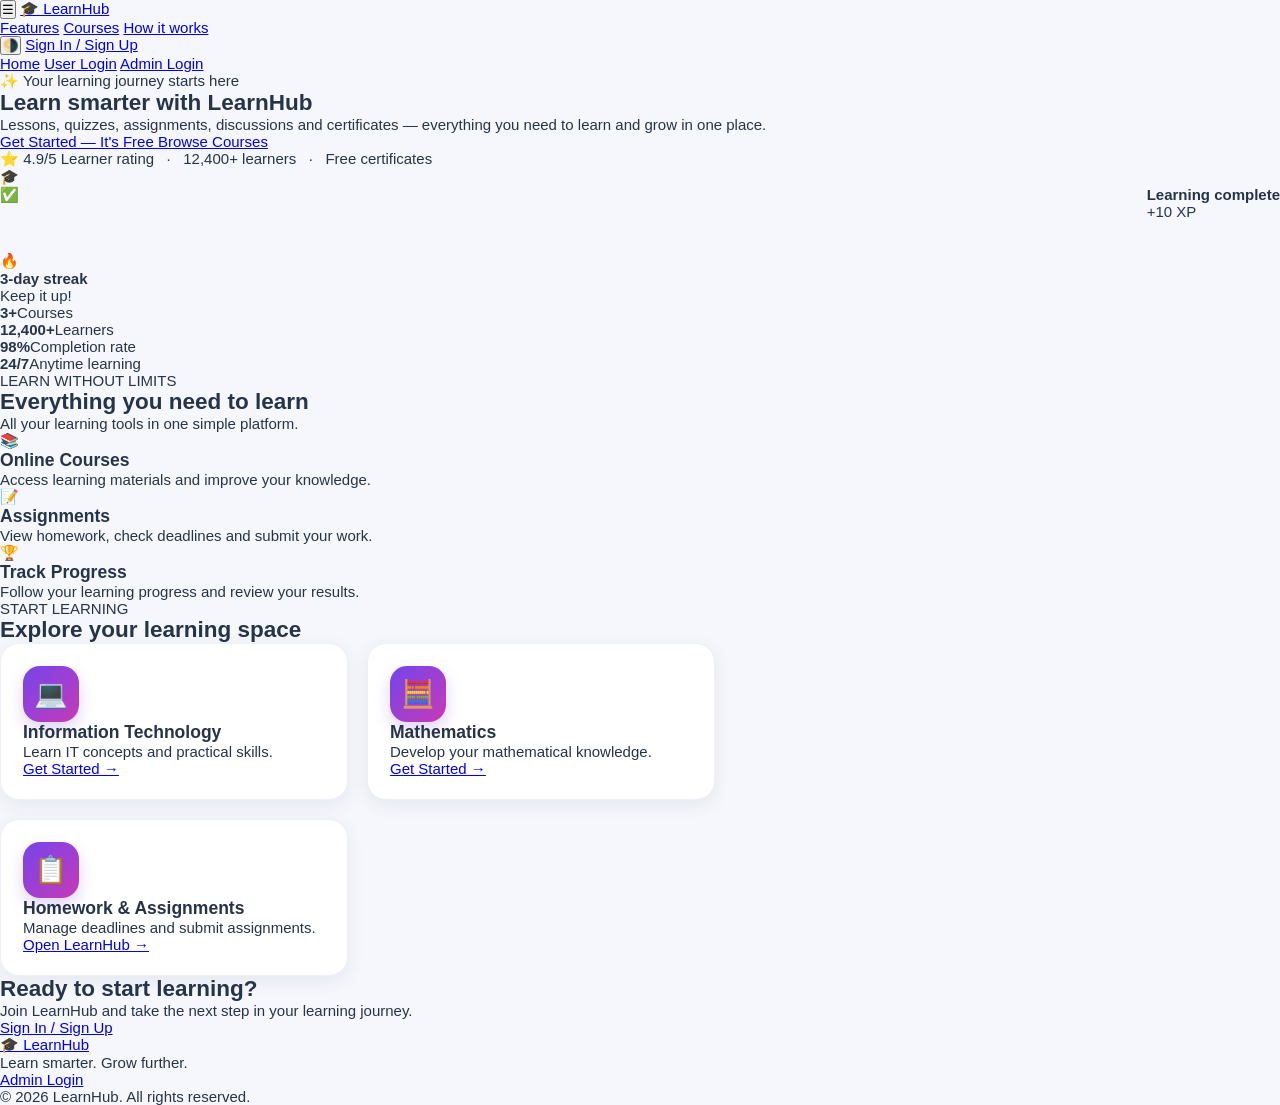
<file: src/index.html>
<!DOCTYPE html>
<html lang="en">
<head>
    <meta charset="UTF-8">
    <meta name="viewport" content="width=device-width, initial-scale=1.0">
    <title>LearnHub | Learn Smarter</title>
    <link rel="stylesheet" href="style.css">
    <script src="auth.js" defer></script>
</head>
<body>

<header class="navbar">
    <div class="brand-area">
        <button class="menu-button" onclick="toggleMenu()">☰</button>
        <a href="index.html" class="logo">🎓 LearnHub</a>
    </div>

    <nav class="nav-links">
        <a href="#features">Features</a>
        <a href="#courses">Courses</a>
        <a href="#about">How it works</a>
    </nav>

    <div class="nav-actions">
        <button class="theme-button" onclick="toggleTheme()">🌗</button>
        <a href="user-login.html" class="login-button">Sign In / Sign Up</a>
    </div>

    <div class="menu-dropdown" id="menuDropdown">
        <a href="index.html">Home</a>
        <a href="user-login.html">User Login</a>
        <a href="admin-login.html">Admin Login</a>
    </div>
</header>

<main>
    <section class="hero" id="about">
        <div class="hero-content">
            <span class="tag">✨ Your learning journey starts here</span>

            <h1>Learn smarter with <span>LearnHub</span></h1>

            <p>
                Lessons, quizzes, assignments, discussions and certificates —
                everything you need to learn and grow in one place.
            </p>

            <div class="hero-buttons">
                <a href="user-login.html" class="primary-button">
                    Get Started — It's Free
                </a>
                <a href="#courses" class="secondary-button">
                    Browse Courses
                </a>
            </div>

            <div class="hero-rating">
                ⭐ 4.9/5 Learner rating &nbsp; · &nbsp;
                12,400+ learners &nbsp; · &nbsp; Free certificates
            </div>
        </div>

        <div class="hero-visual">
            <div class="glow-circle">🎓</div>

            <div class="floating-card card-top">
                <span>✅</span>
                <div>
                    <strong>Learning complete</strong>
                    <p>+10 XP</p>
                </div>
            </div>

            <div class="floating-card card-bottom">
                <span>🔥</span>
                <div>
                    <strong>3-day streak</strong>
                    <p>Keep it up!</p>
                </div>
            </div>
        </div>
    </section>

    <section class="stats">
        <div><strong>3+</strong><span>Courses</span></div>
        <div><strong>12,400+</strong><span>Learners</span></div>
        <div><strong>98%</strong><span>Completion rate</span></div>
        <div><strong>24/7</strong><span>Anytime learning</span></div>
    </section>

    <section class="features-section" id="features">
        <div class="section-heading">
            <span class="tag">LEARN WITHOUT LIMITS</span>
            <h2>Everything you need to learn</h2>
            <p>All your learning tools in one simple platform.</p>
        </div>

        <div class="feature-grid">
            <div class="feature-card">
                <div class="feature-icon">📚</div>
                <h3>Online Courses</h3>
                <p>Access learning materials and improve your knowledge.</p>
            </div>

            <div class="feature-card">
                <div class="feature-icon">📝</div>
                <h3>Assignments</h3>
                <p>View homework, check deadlines and submit your work.</p>
            </div>

            <div class="feature-card">
                <div class="feature-icon">🏆</div>
                <h3>Track Progress</h3>
                <p>Follow your learning progress and review your results.</p>
            </div>
        </div>
    </section>

    <section class="courses-section" id="courses">
        <div class="section-heading">
            <span class="tag">START LEARNING</span>
            <h2>Explore your learning space</h2>
        </div>

        <div class="course-grid">
            <div class="course-card">
                <span class="course-icon">💻</span>
                <h3>Information Technology</h3>
                <p>Learn IT concepts and practical skills.</p>
                <a href="user-login.html">Get Started →</a>
            </div>

            <div class="course-card">
                <span class="course-icon">🧮</span>
                <h3>Mathematics</h3>
                <p>Develop your mathematical knowledge.</p>
                <a href="user-login.html">Get Started →</a>
            </div>

            <div class="course-card">
                <span class="course-icon">📋</span>
                <h3>Homework & Assignments</h3>
                <p>Manage deadlines and submit assignments.</p>
                <a href="user-login.html">Open LearnHub →</a>
            </div>
        </div>
    </section>

    <section class="cta-section">
        <h2>Ready to start learning?</h2>
        <p>Join LearnHub and take the next step in your learning journey.</p>
        <a href="user-login.html" class="primary-button">Sign In / Sign Up</a>
    </section>
</main>

<footer class="footer">
    <a href="index.html" class="logo">🎓 LearnHub</a>
    <p>Learn smarter. Grow further.</p>
    <a href="admin-login.html">Admin Login</a>
    <p class="copyright">© 2026 LearnHub. All rights reserved.</p>
</footer>

</body>
</html>
</file>
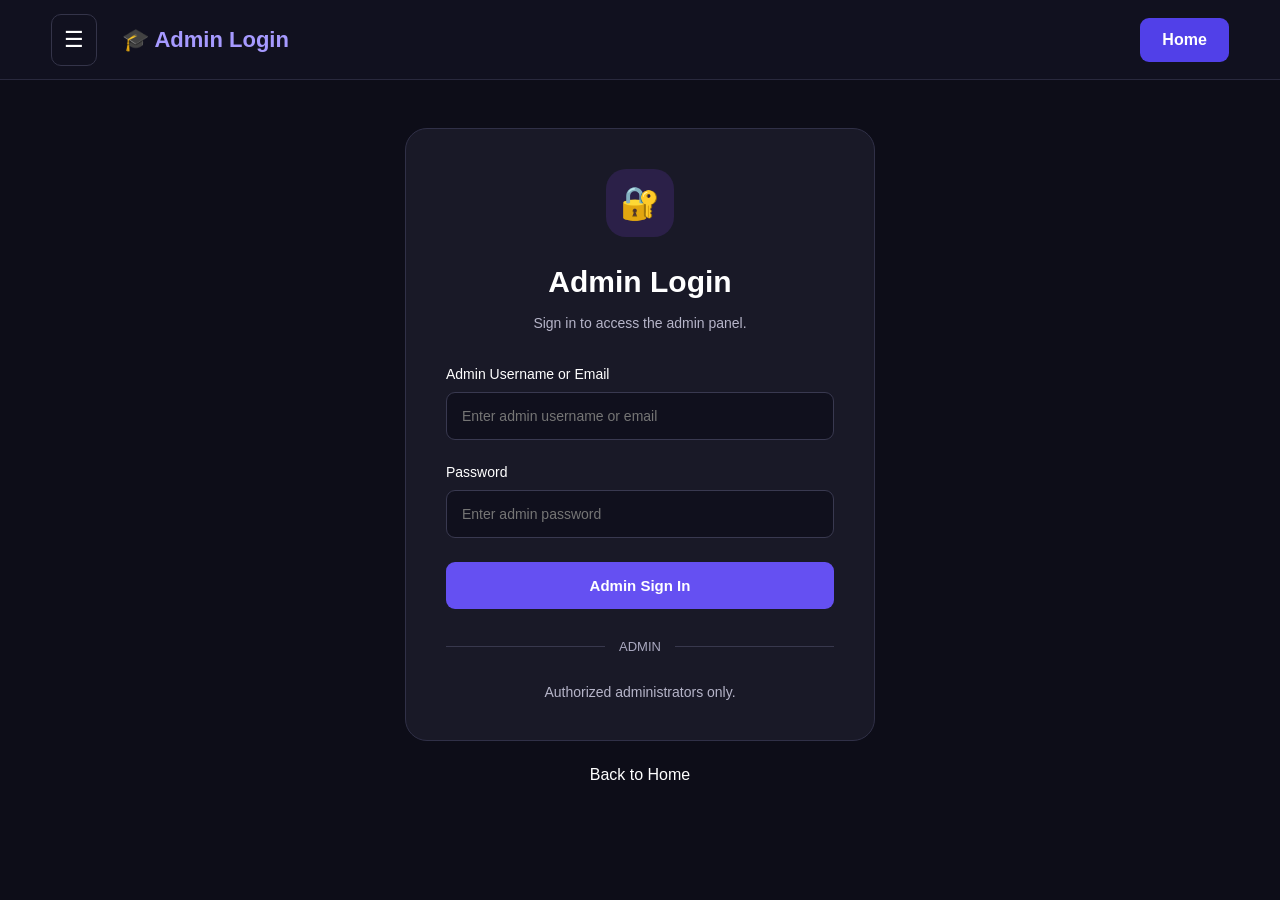
<file: src/admin-login.html>
<!DOCTYPE html>
<html lang="en">
<head>
    <meta charset="UTF-8">
    <meta name="viewport" content="width=device-width, initial-scale=1.0">
    <title>Admin Login</title>
    <link rel="stylesheet" href="admin-login.css">
</head>
<body>

<header class="navbar">
    <div class="menu-icon">☰</div>
    <div class="logo">🎓 Admin Login</div>
    <a href="index.html" class="home-btn">Home</a>
</header>

<main class="login-container">
    <div class="login-icon">🔐</div>

    <h1>Admin Login</h1>
    <p class="subtitle">Sign in to access the admin panel.</p>

    <form onsubmit="return adminLogin(event)">
        <label for="adminUsername">Admin Username or Email</label>
        <input type="text" id="adminUsername"
               placeholder="Enter admin username or email" required>

        <label for="adminPassword">Password</label>
        <input type="password" id="adminPassword"
               placeholder="Enter admin password" required>

        <button type="submit">Admin Sign In</button>
        <p id="message"></p>
    </form>

    <div class="divider"><span>ADMIN</span></div>

    <p class="account-text">
        Authorized administrators only.
    </p>
</main>

<a href="index.html" class="back-link">Back to Home</a>

<script src="auth.js"></script>
</body>
</html>
</file>
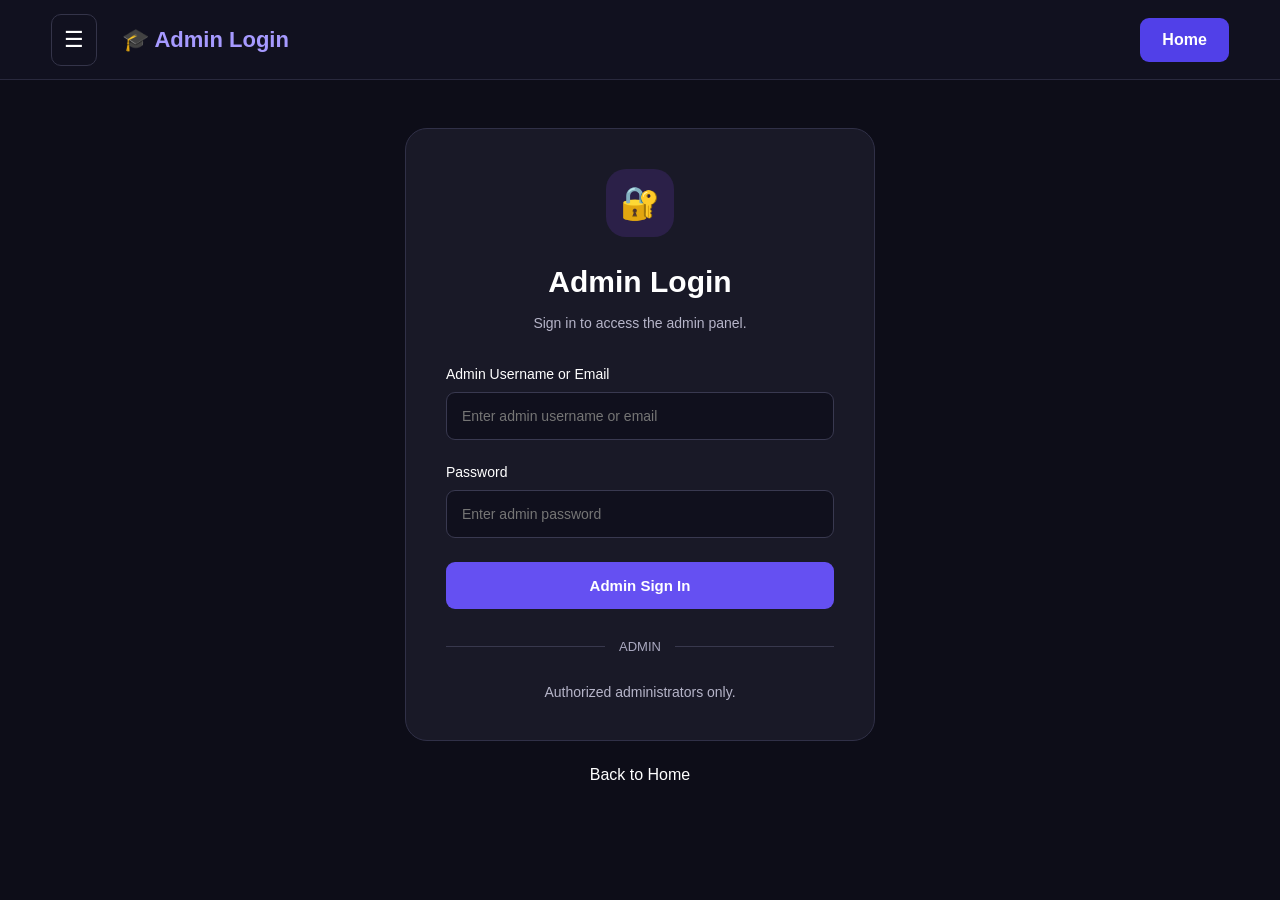
<file: src/admin.html>
<!DOCTYPE html>
<html lang="en">
<head>
    <meta charset="UTF-8">
    <meta name="viewport" content="width=device-width, initial-scale=1.0">
    <title>Admin Panel</title>
    <link rel="stylesheet" href="style.css">
    <link rel="stylesheet" href="user-login.css">
    <script src="auth.js" defer></script>
    <script src="admin-panel.js" defer></script>
</head>
<body>

<header class="navbar">
    <div class="brand-area">
        <button class="menu-button" onclick="toggleMenu()">☰</button>
        <a href="index.html" class="logo">🎓</a>
        <span class="role-name">Admin Panel</span>
    </div>

    <div class="nav-actions">
        <span class="logged-in-name" id="loggedInName">Admin</span>
        <button class="theme-button" onclick="toggleTheme()">🌗</button>
        <button class="logout-button" onclick="logout()">Logout</button>
    </div>

    <div class="menu-dropdown" id="menuDropdown">
        <a href="admin.html">Admin Home</a>
        <a href="create.html">Create Assignment</a>
        <a href="view.html">View Assignments</a>
        <a href="index.html">Home</a>
    </div>
</header>

<main class="admin-container">
    <section class="admin-welcome">
        <span class="tag">ADMINISTRATION</span>
        <h1>Welcome, <span id="welcomeName">Admin</span>!</h1>
        <p>Manage assignments, update details and review student submissions.</p>
    </section>

    <section class="admin-grid">
        <a class="admin-card" href="create.html">
            <div class="admin-card-icon">➕</div>
            <h2>Create Assignment</h2>
            <p>Post a new homework or assignment.</p>
            <span>Open page →</span>
        </a>

        <a class="admin-card" href="view.html">
            <div class="admin-card-icon">📋</div>
            <h2>View Assignments</h2>
            <p>View and search existing assignments.</p>
            <span>Open page →</span>
        </a>

        <a class="admin-card" href="edit.html">
            <div class="admin-card-icon">✏️</div>
            <h2>Edit Assignments</h2>
            <p>Update assignment details and marks.</p>
            <span>Open page →</span>
        </a>

        <a class="admin-card" href="#submissions">
            <div class="admin-card-icon">📁</div>
            <h2>Submissions</h2>
            <p>Manage student submission information.</p>
            <span>View submissions ↓</span>
        </a>
    </section>

    <section class="admin-info" id="submissions">
        <h2>Assignment Management</h2>
        <p>
            Use the pages above to create, view and edit assignments.
            Release student marks when they are ready.
        </p>
    </section>

    <div class="bottom-navigation">
        <a class="back-button" href="index.html">← Back to Dashboard</a>
    </div>
</main>

</body>
</html>
</file>
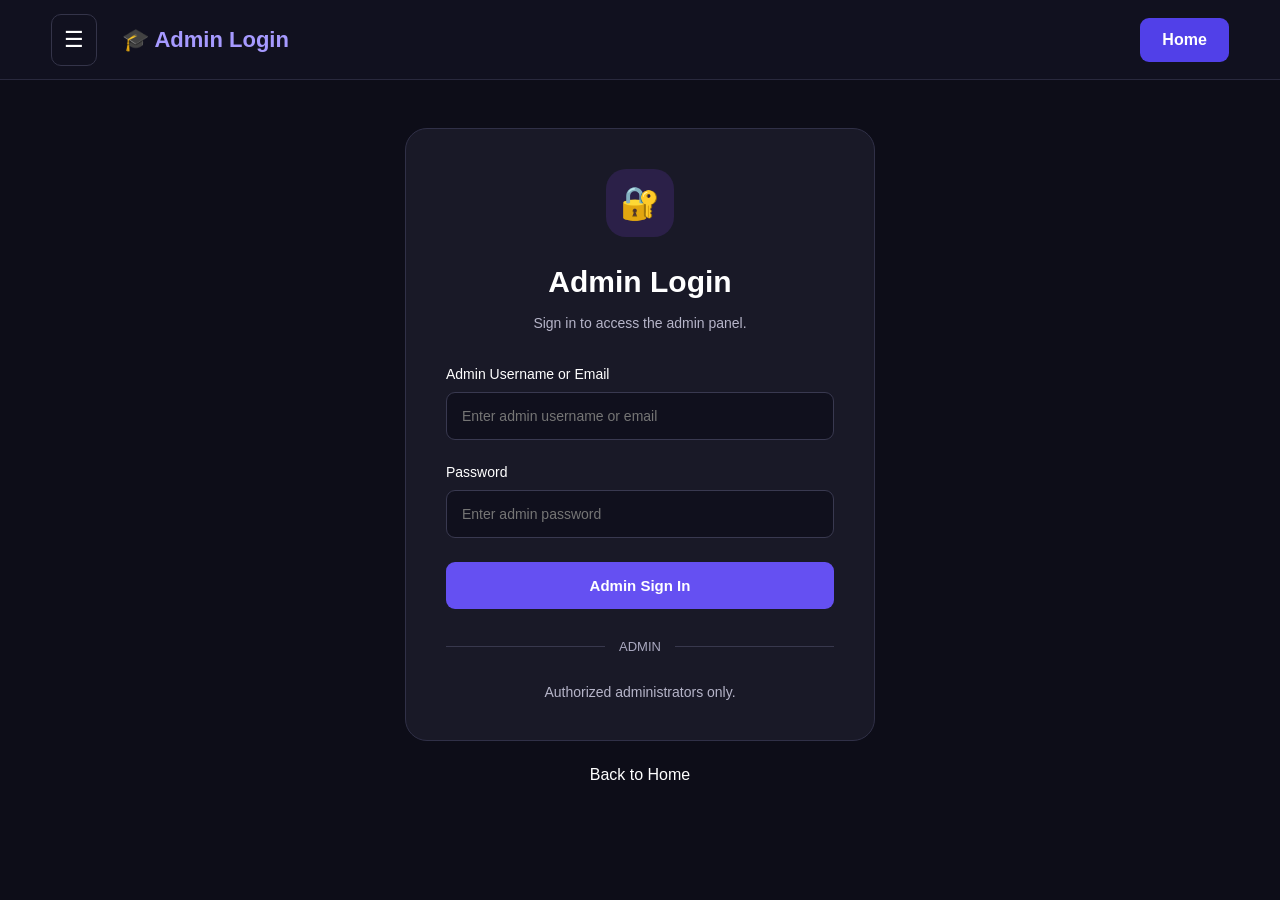
<file: src/create-assignment.html>
<!DOCTYPE html>
<html lang="en">
<head>
    <meta charset="UTF-8">
    <meta name="viewport" content="width=device-width, initial-scale=1.0">
    <title>Create Assignment | LearnHub</title>
    <link rel="stylesheet" href="style.css">
    <script src="auth.js"></script>
    <script>requireAdmin();</script>
</head>
<body>
<header class="navbar">
    <div class="brand-area">
        <div class="menu-wrap">
            <button class="menu-button" onclick="toggleMenu()">☰</button>
            <div class="menu-dropdown" id="menuDropdown">
                <a href="admin.html">Admin Dashboard</a>
                <a href="create.html">Create Assignment</a>
                <a href="view.html">View Assignments</a>
            </div>
        </div>
        <a class="logo" href="admin.html">LearnHub</a>
    </div>
    <div class="nav-actions">
        <button class="theme-button" onclick="toggleTheme()">🌗</button>
        <button class="logout-button" onclick="logout()">Logout</button>
    </div>
</header>

<main class="container">
    <div class="card">
        <h1>Create Assignment</h1>
        <form id="assignmentForm">
            <label>Homework ID</label>
            <input id="homeworkId" required>

            <label>Course ID</label>
            <input id="courseId" required>

            <label>Title</label>
            <input id="title" required>

            <label>Description</label>
            <textarea id="description" required></textarea>

            <label>Due Date</label>
            <input id="deadline" type="datetime-local" required>

            <label>Total Marks</label>
            <input id="totalMarks" type="number" min="1" value="100" required>

            <button class="primary-button" type="submit">Save Assignment</button>
            <p id="message"></p>
        </form>
    </div>
</main>

<div class="bottom-navigation">
    <a class="back-button" href="admin.html">← Back to Dashboard</a>
</div>

<script>
    document.getElementById("assignmentForm").addEventListener("submit", function(event) {
        event.preventDefault();

        const assignments = JSON.parse(localStorage.getItem("assignments") || "[]");

        assignments.push({
            id: Date.now().toString(),
            homeworkId: document.getElementById("homeworkId").value.trim(),
            courseId: document.getElementById("courseId").value.trim(),
            title: document.getElementById("title").value.trim(),
            description: document.getElementById("description").value.trim(),
            deadline: document.getElementById("deadline").value,
            totalMarks: Number(document.getElementById("totalMarks").value),
            marks: "",
            marksReleased: false
        });

        localStorage.setItem("assignments", JSON.stringify(assignments));
        document.getElementById("message").textContent = "Assignment saved successfully.";
        this.reset();
    });
</script>
</body>
</html>
</file>
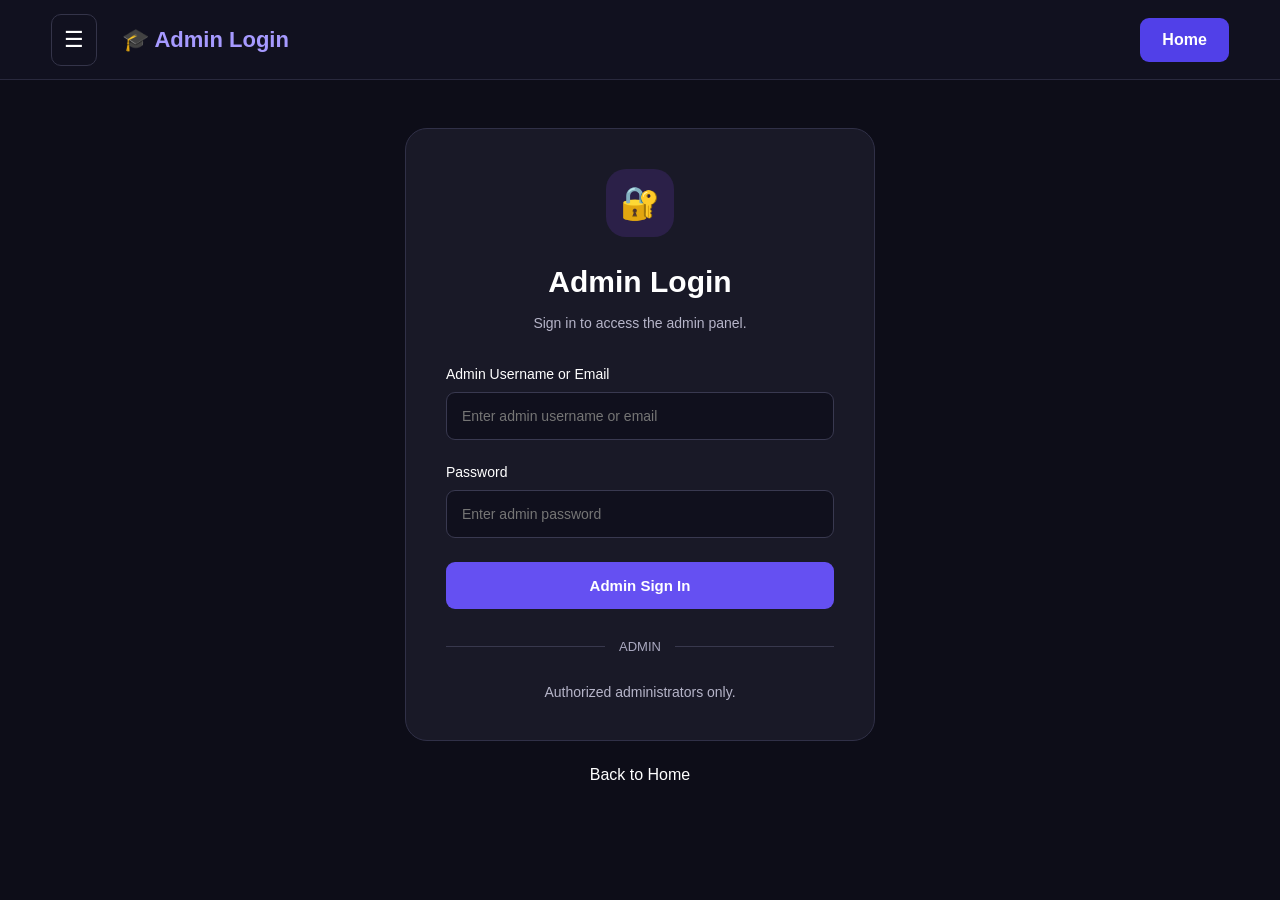
<file: src/edit-assignment.html>
<!DOCTYPE html>
<html lang="en">
<head>
    <meta charset="UTF-8">
    <meta name="viewport" content="width=device-width, initial-scale=1.0">
    <title>Edit Assignment | LearnHub</title>
    <link rel="stylesheet" href="style.css">
    <script src="auth.js"></script>
    <script>requireAdmin();</script>
</head>
<body>
<header class="navbar">
    <div class="brand-area">
        <div class="menu-wrap">
            <button class="menu-button" onclick="toggleMenu()">☰</button>
            <div class="menu-dropdown" id="menuDropdown">
                <a href="admin.html">Admin Dashboard</a>
                <a href="create.html">Create Assignment</a>
                <a href="view.html">View Assignments</a>
            </div>
        </div>
        <a class="logo" href="admin.html">LearnHub</a>
    </div>
    <div class="nav-actions">
        <button class="theme-button" onclick="toggleTheme()">🌗</button>
        <button class="logout-button" onclick="logout()">Logout</button>
    </div>
</header>

<main class="container">
    <div class="card">
        <h1>Edit Homework</h1>
        <p id="message"></p>

        <form id="editForm" hidden>
            <label>Homework ID</label>
            <input id="homeworkId" required>

            <label>Course ID</label>
            <input id="courseId" required>

            <label>Title</label>
            <input id="title" required>

            <label>Description</label>
            <textarea id="description" required></textarea>

            <label>Due Date</label>
            <input id="deadline" type="datetime-local" required>

            <label>Total Marks</label>
            <input id="totalMarks" type="number" min="1" required>

            <label>Student Marks</label>
            <input id="marks" type="number" min="0" required>

            <label>
                <input id="release" type="checkbox" style="width:auto">
                Release marks to students
            </label>

            <br><br>
            <button class="primary-button" type="submit">Save Changes</button>
        </form>
    </div>
</main>

<div class="bottom-navigation">
    <a class="back-button" href="admin.html">← Back to Dashboard</a>
</div>

<script>
    let assignments = JSON.parse(localStorage.getItem("assignments") || "[]");
    const id = new URLSearchParams(location.search).get("id");
    const assignment = assignments.find(a => a.id === id);

    if (!assignment) {
        document.getElementById("message").textContent = "Assignment not found.";
    } else {
        document.getElementById("editForm").hidden = false;

        ["homeworkId", "courseId", "title", "description", "deadline", "totalMarks", "marks"].forEach(key => {
            const field = document.getElementById(key);

            if (key === "homeworkId") field.value = assignment.homeworkId || "";
            else if (key === "courseId") field.value = assignment.courseId || "";
            else field.value = assignment[key] ?? "";
        });

        document.getElementById("release").checked = Boolean(assignment.marksReleased);
    }

    document.getElementById("editForm").addEventListener("submit", function(event) {
        event.preventDefault();

        const total = Number(document.getElementById("totalMarks").value);
        const marks = Number(document.getElementById("marks").value);

        if (marks < 0 || marks > total) {
            document.getElementById("message").textContent =
                "Marks must be between 0 and total marks.";
            return;
        }

        assignment.homeworkId = document.getElementById("homeworkId").value.trim();
        assignment.courseId = document.getElementById("courseId").value.trim();
        assignment.title = document.getElementById("title").value.trim();
        assignment.description = document.getElementById("description").value.trim();
        assignment.deadline = document.getElementById("deadline").value;
        assignment.totalMarks = total;
        assignment.marks = marks;
        assignment.marksReleased = document.getElementById("release").checked;

        localStorage.setItem("assignments", JSON.stringify(assignments));
        alert("Changes saved.");
        location.href = "view.html";
    });
</script>
</body>
</html>
</file>
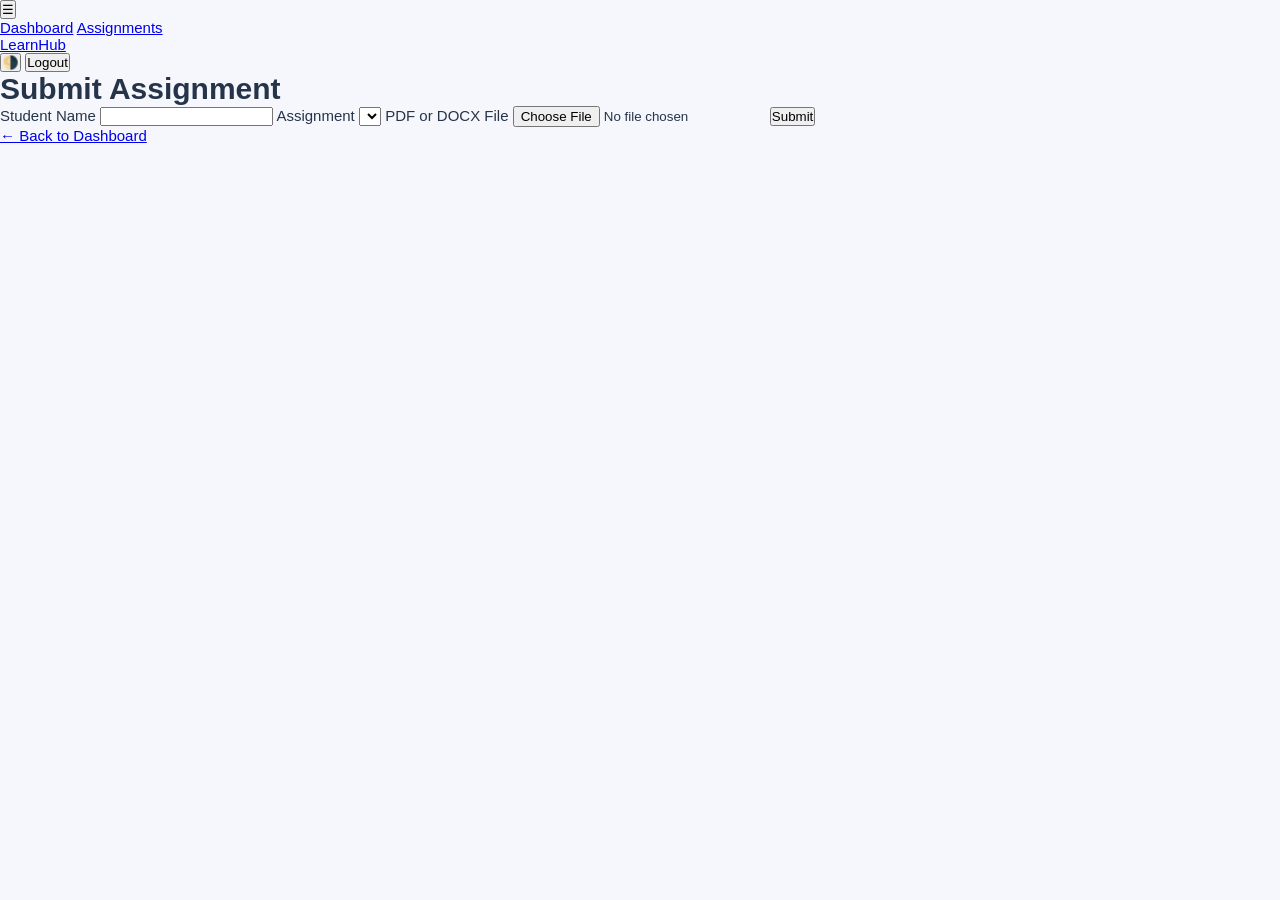
<file: src/submit.html>
<!DOCTYPE html>
<html lang="en">
<head>
    <meta charset="UTF-8">
    <meta name="viewport" content="width=device-width, initial-scale=1.0">
    <title>Submit Assignment | LearnHub</title>
    <link rel="stylesheet" href="style.css">
    <script src="auth.js" defer></script>
</head>
<body>
<header class="navbar">
    <div class="brand-area">
        <div class="menu-wrap">
            <button class="menu-button" onclick="toggleMenu()">☰</button>
            <div class="menu-dropdown" id="menuDropdown">
                <a href="index.html">Dashboard</a>
                <a href="user-login.html">Assignments</a>
            </div>
        </div>
        <a class="logo" href="index.html">LearnHub</a>
    </div>
    <div class="nav-actions">
        <button class="theme-button" onclick="toggleTheme()">🌗</button>
        <button class="logout-button" onclick="logout()">Logout</button>
    </div>
</header>

<main class="container">
    <div class="card">
        <h1>Submit Assignment</h1>

        <form id="submitForm">
            <label>Student Name</label>
            <input id="studentName" required>

            <label>Assignment</label>
            <select id="assignmentId" required></select>

            <label>PDF or DOCX File</label>
            <input id="file" type="file" accept=".pdf,.docx" required>

            <button class="primary-button" type="submit">Submit</button>
            <p id="message"></p>
        </form>
    </div>
</main>

<div class="bottom-navigation">
    <a class="back-button" href="user-login.html">← Back to Dashboard</a>
</div>

<script>
    const assignments = JSON.parse(localStorage.getItem("assignments") || "[]");
    const select = document.getElementById("assignmentId");
    const requestedId = new URLSearchParams(location.search).get("id");

    assignments.forEach(a => {
        const option = document.createElement("option");
        option.value = a.id;
        option.textContent = a.title;
        option.selected = a.id === requestedId;
        select.appendChild(option);
    });

    document.getElementById("submitForm").addEventListener("submit", function(event) {
        event.preventDefault();

        const assignment = assignments.find(a => a.id === select.value);
        const file = document.getElementById("file").files[0];

        if (!assignment || !file) return;

        if (assignment.deadline && new Date() > new Date(assignment.deadline)) {
            document.getElementById("message").textContent = "Deadline has passed.";
            return;
        }

        if (!/\.(pdf|docx)$/i.test(file.name)) {
            document.getElementById("message").textContent = "Choose a PDF or DOCX file.";
            return;
        }

        const submissions = JSON.parse(localStorage.getItem("submissions") || "[]");

        submissions.push({
            id: Date.now().toString(),
            assignmentId: assignment.id,
            assignmentTitle: assignment.title,
            studentName: document.getElementById("studentName").value.trim(),
            fileName: file.name,
            submittedAt: new Date().toISOString()
        });

        localStorage.setItem("submissions", JSON.stringify(submissions));

        document.getElementById("message").textContent =
            "Submission details saved. Demo mode does not upload the actual file.";

        this.reset();
    });
</script>
</body>
</html>
</file>
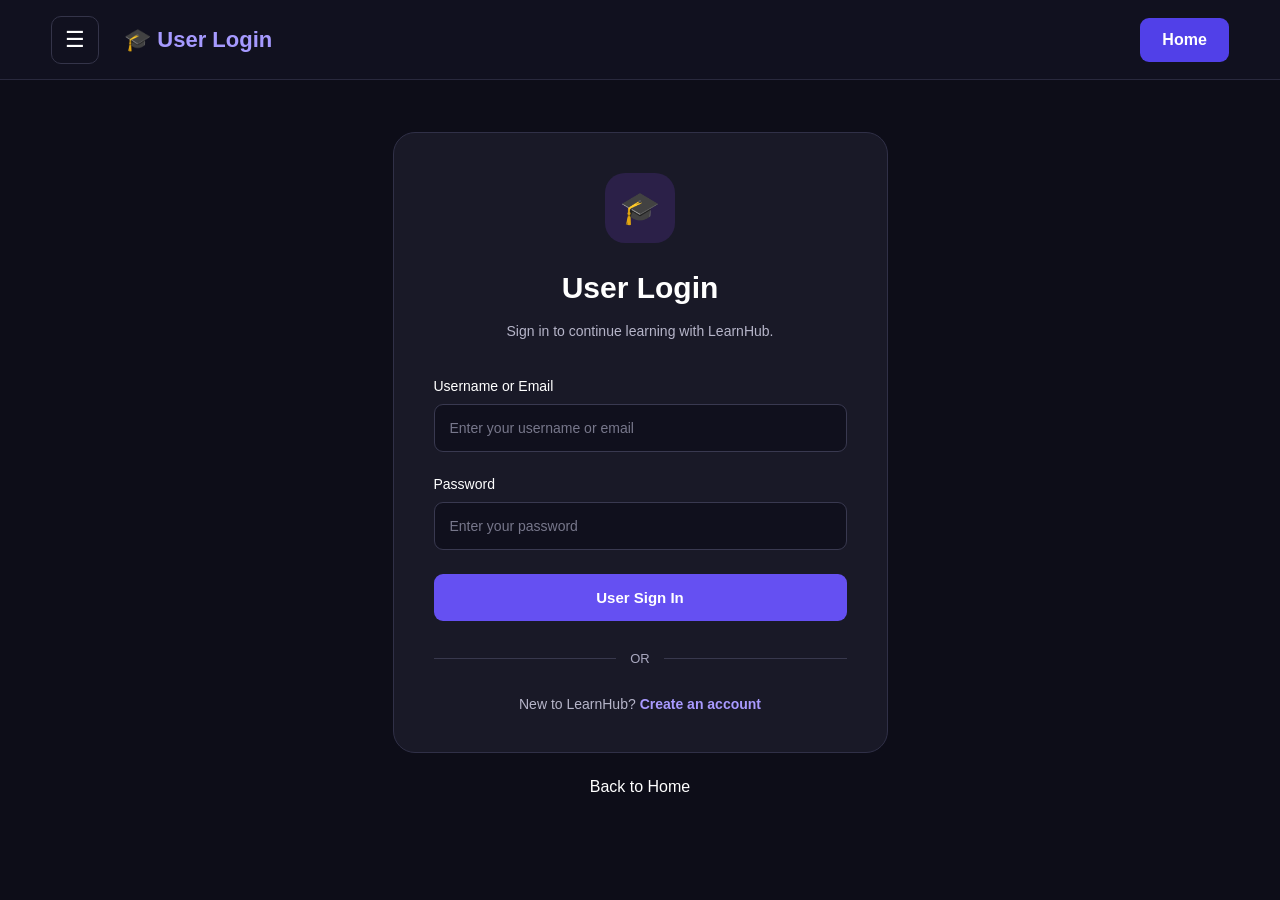
<file: src/user-login.html>
<!DOCTYPE html>
<html lang="en">
<head>
    <meta charset="UTF-8">
    <meta name="viewport" content="width=device-width, initial-scale=1.0">
    <title>User Login</title>
    <link rel="stylesheet" href="user-login.css">
</head>
<body>

<header class="navbar">
    <div class="menu-icon">☰</div>
    <div class="logo">🎓 User Login</div>
    <a href="index.html" class="home-btn">Home</a>
</header>

<main class="login-container">
    <div class="login-icon">🎓</div>

    <h1>User Login</h1>
    <p class="subtitle">Sign in to continue learning with LearnHub.</p>

    <form onsubmit="return userLogin(event)">
        <label for="username">Username or Email</label>
        <input
                type="text"
                id="username"
                placeholder="Enter your username or email"
                required
        >

        <label for="password">Password</label>
        <input
                type="password"
                id="password"
                placeholder="Enter your password"
                required
        >

        <button type="submit">User Sign In</button>
        <p id="message"></p>
    </form>

    <div class="divider"><span>OR</span></div>

    <p class="account-text">
        New to LearnHub?
        <a href="#" onclick="showSignupMessage(); return false;">
            Create an account
        </a>
    </p>
</main>

<a href="index.html" class="back-link">Back to Home</a>

<script src="auth.js"></script>
</body>
</html>
</file>
<file: src/style.css>
/* =========================================================
   GENERAL
   ========================================================= */
* {
    margin: 0;
    padding: 0;
    box-sizing: border-box;
}

html {
    scroll-behavior: smooth;
}

body {
    font-family: Arial, Helvetica, sans-serif;
    background: #f5f7fc;
    color: #263449;
    min-height: 100vh;
    font-size: 15px;
}

button, input, textarea {
    font-family: inherit;
}

button {
    cursor: pointer;
}

[hidden] {
    display: none !important;
}

/* Preload dark (flash එක නැති කරන්න) */
html.preload-dark body {
    background: #171a2a;
}

/* =========================================================
   TOP NAVIGATION
   ========================================================= */
.topbar {
    height: 76px;
    background: #fff;
    border-bottom: 1px solid #e7eaf1;
    display: flex;
    align-items: center;
    justify-content: space-between;
    padding: 0 36px;
}

.nav-left,
.nav-right {
    display: flex;
    align-items: center;
    gap: 10px;
}

.menu-btn,
.theme-btn,
.logout-btn {
    background: #fff;
    border: 1px solid #e7eaf1;
    border-radius: 12px;
    height: 44px;
    padding: 0 15px;
    color: #374151;
    font-size: 16px;
    transition: background 0.2s;
}

.menu-btn {
    width: 44px;
    font-size: 20px;
}

.brand {
    text-decoration: none;
    color: #5848d9;
    font-size: 20px;
    font-weight: 700;
    margin-left: 4px;
}

.theme-btn {
    min-width: 46px;
    font-size: 19px;
}

.logout-btn:hover {
    background: #fff0f1;
    border-color: #f4d6da;
    color: #d34d59;
}

/* Role Badge */
.role-badge {
    display: inline-flex;
    align-items: center;
    gap: 5px;
    background: linear-gradient(135deg, #7445ed, #c839b7);
    color: #fff;
    font-size: 13px;
    font-weight: 600;
    padding: 8px 14px;
    border-radius: 20px;
    box-shadow: 0 4px 12px rgba(122, 64, 220, 0.25);
}

/* Role visibility */
html.role-student .admin-only {
    display: none !important;
}

html.role-student .role-badge {
    background: linear-gradient(135deg, #2b8fd6, #1f9e83);
    box-shadow: 0 4px 12px rgba(43, 143, 214, 0.28);
}

/* =========================================================
   MAIN CONTENT
   ========================================================= */
.main-content {
    max-width: 1054px;
    width: calc(100% - 48px);
    margin: 30px auto 80px;
}

/* Page Heading */
.page-heading {
    margin-bottom: 25px;
}

.page-heading h1 {
    display: flex;
    align-items: center;
    gap: 13px;
    font-size: 30px;
    font-weight: 750;
    color: #253348;
    margin-bottom: 10px;
}

.heading-icon {
    font-size: 29px;
}

.page-heading p {
    color: #8893a5;
    font-size: 15px;
}

.file-tag {
    display: inline-block;
    background: #eeecff;
    color: #6554d9;
    padding: 3px 9px;
    border-radius: 6px;
    font-family: monospace;
    font-size: 13px;
}

/* =========================================================
   TOOLBAR / SEARCH
   ========================================================= */
.toolbar {
    display: flex;
    align-items: center;
    gap: 10px;
    margin-bottom: 20px;
    width: 100%;
}

.toolbar input {
    flex: 1;
    min-width: 100px;
    height: 49px;
    border: 1px solid #e6eaf1;
    background: #fff;
    border-radius: 11px;
    padding: 0 13px;
    font-size: 15px;
    color: #263449;
    outline: none;
    transition: border 0.2s, box-shadow 0.2s;
}

.toolbar input::placeholder {
    color: #8a93a2;
}

.toolbar input:focus {
    border-color: #7465ed;
    box-shadow: 0 0 0 3px rgba(100, 78, 235, 0.09);
}

/* =========================================================
   BUTTONS
   ========================================================= */
.btn {
    height: 49px;
    padding: 0 16px;
    border: 1px solid #e7eaf2;
    border-radius: 10px;
    background: #fff;
    color: #394459;
    font-size: 14px;
    white-space: nowrap;
    transition: background 0.2s, transform 0.2s, border-color 0.2s;
}

.btn:hover {
    transform: translateY(-1px);
}

.search-btn {
    background: #5145e5;
    color: #fff;
    border-color: #5145e5;
    font-weight: 600;
}

.search-btn:hover {
    background: #4336d2;
}

.clear-btn:hover,
.new-btn:hover {
    background: #f2f0ff;
    border-color: #d8d2ff;
}

.btn-danger {
    background: #e04a58;
    color: #fff;
    border-color: #e04a58;
    font-weight: 600;
}

.btn-danger:hover {
    background: #c93a48;
    border-color: #c93a48;
}

/* =========================================================
   COURSE GRID
   ========================================================= */
.course-grid {
    display: grid;
    grid-template-columns: repeat(2, minmax(0, 348px));
    gap: 19px;
    align-items: stretch;
}

.course-card {
    background: #fff;
    border: 1px solid #edf0f6;
    border-radius: 19px;
    padding: 22px;
    min-width: 0;
    box-shadow: 0 5px 18px rgba(38, 50, 75, 0.08);
    transition: transform 0.2s, box-shadow 0.2s;
}

.course-card:hover {
    transform: translateY(-2px);
    box-shadow: 0 9px 25px rgba(38, 50, 75, 0.11);
}

/* Icon + Credits */
.card-top {
    display: flex;
    justify-content: space-between;
    align-items: flex-start;
    margin-bottom: 10px;
    min-height: 56px;
}

.course-icon {
    height: 56px;
    width: 56px;
    display: flex;
    justify-content: center;
    align-items: center;
    border-radius: 17px;
    font-size: 27px;
    background: linear-gradient(135deg, #7445ed, #c839b7);
    box-shadow: 0 7px 16px rgba(122, 64, 220, 0.23);
}

.credit-badge {
    display: inline-block;
    background: #f0edff;
    color: #6658cb;
    font-size: 12px;
    font-weight: 600;
    padding: 6px 11px;
    border-radius: 20px;
}

/* Info */
.course-id {
    background: #eeecff;
    color: #6b5bd2;
    padding: 5px 9px;
    border-radius: 6px;
    font-family: monospace;
    font-size: 13px;
    margin-bottom: 10px;
    display: inline-block;
    overflow-wrap: anywhere;
}

.course-title {
    font-size: 17px;
    font-weight: 700;
    color: #172338;
    line-height: 1.45;
    margin-bottom: 7px;
    margin-top: 10px;
    overflow-wrap: anywhere;
}

.course-description {
    color: #98a2b1;
    font-size: 13px;
    line-height: 1.6;
    margin-bottom: 14px;
    overflow-wrap: anywhere;
}

/* Card Actions */
.card-actions {
    display: flex;
    align-items: center;
    flex-wrap: wrap;
    gap: 7px;
}

.action-btn {
    background: #fff;
    border: 1px solid #e8ebf1;
    border-radius: 9px;
    padding: 8px 11px;
    font-size: 12px;
    color: #475467;
    transition: background 0.2s, border-color 0.2s;
}

.view-btn:hover {
    background: #f0f5ff;
    border-color: #b9ccf4;
}

.edit-btn {
    color: #d97732;
}

.edit-btn:hover {
    background: #fff5eb;
    border-color: #f2cfad;
}

.delete-btn {
    color: #d34d59;
    border-color: #f4d6da;
}

.delete-btn:hover {
    background: #fff0f1;
    border-color: #eeb8c0;
}

/* =========================================================
   FORM CARD
   ========================================================= */
.form-card {
    background: #fff;
    border: 1px solid #e9eaf3;
    border-radius: 16px;
    padding: 25px;
    margin-bottom: 24px;
    box-shadow: 0 5px 18px rgba(38, 50, 75, 0.06);
}

.form-card h2 {
    color: #29364c;
    font-size: 21px;
    margin-bottom: 20px;
}

.form-grid {
    display: grid;
    grid-template-columns: 1fr 1fr;
    gap: 18px;
}

.form-group {
    display: flex;
    flex-direction: column;
    gap: 8px;
}

.form-group label {
    font-size: 14px;
    font-weight: 600;
    color: #465267;
}

.form-group input,
.form-group textarea {
    width: 100%;
    border: 1px solid #e0e5ee;
    border-radius: 9px;
    padding: 12px;
    font-size: 14px;
    outline: none;
    background: #fff;
    color: #263449;
    transition: border 0.2s, box-shadow 0.2s;
}

.form-group input:focus,
.form-group textarea:focus {
    border-color: #7364e8;
    box-shadow: 0 0 0 3px rgba(100, 78, 235, 0.09);
}

.form-group input:disabled {
    background: #f5f7fc;
    color: #8893a5;
    cursor: not-allowed;
}

.form-group textarea {
    min-height: 95px;
    resize: vertical;
}

.full-width {
    grid-column: 1 / -1;
}

.form-actions {
    display: flex;
    gap: 10px;
    margin-top: 20px;
}

/* =========================================================
   NO RESULTS
   ========================================================= */
.no-results {
    background: #fff;
    border: 1px solid #e8ebf2;
    border-radius: 12px;
    padding: 28px;
    text-align: center;
    color: #8993a4;
    margin-top: 20px;
}

/* =========================================================
   MODAL — VIEW
   ========================================================= */
.modal-overlay {
    position: fixed;
    inset: 0;
    background: rgba(23, 28, 50, 0.55);
    backdrop-filter: blur(4px);
    display: flex;
    align-items: center;
    justify-content: center;
    padding: 20px;
    z-index: 1000;
    opacity: 0;
    transition: opacity 0.2s ease;
}

.modal-overlay.show {
    opacity: 1;
}

.modal-box {
    background: #fff;
    border-radius: 20px;
    width: 100%;
    max-width: 520px;
    max-height: 90vh;
    overflow: hidden;
    display: flex;
    flex-direction: column;
    box-shadow: 0 25px 60px rgba(23, 28, 50, 0.3);
    transform: translateY(15px) scale(0.97);
    transition: transform 0.25s ease;
}

.modal-overlay.show .modal-box {
    transform: translateY(0) scale(1);
}

.modal-header {
    display: flex;
    align-items: center;
    justify-content: space-between;
    padding: 22px 24px;
    border-bottom: 1px solid #eef0f6;
    background: linear-gradient(135deg, #f7f4ff, #fdf3ff);
}

.modal-header-left {
    display: flex;
    align-items: center;
    gap: 14px;
}

.modal-icon {
    height: 52px;
    width: 52px;
    display: flex;
    justify-content: center;
    align-items: center;
    border-radius: 15px;
    font-size: 24px;
    background: linear-gradient(135deg, #7445ed, #c839b7);
    box-shadow: 0 6px 14px rgba(122, 64, 220, 0.25);
    flex-shrink: 0;
}

.modal-header h2 {
    font-size: 19px;
    font-weight: 700;
    color: #172338;
    margin-bottom: 3px;
    line-height: 1.3;
}

.modal-subtitle {
    font-size: 12.5px;
    color: #8893a5;
    font-weight: 500;
}

.modal-close {
    background: #fff;
    border: 1px solid #e6e9f2;
    width: 36px;
    height: 36px;
    border-radius: 10px;
    color: #667085;
    font-size: 15px;
    display: flex;
    align-items: center;
    justify-content: center;
    transition: all 0.2s ease;
    flex-shrink: 0;
}

.modal-close:hover {
    background: #fff0f1;
    border-color: #f4d6da;
    color: #d34d59;
}

.modal-body {
    padding: 22px 24px;
    overflow-y: auto;
    display: flex;
    flex-direction: column;
    gap: 14px;
}

.modal-row {
    display: flex;
    align-items: center;
    justify-content: space-between;
    gap: 16px;
    padding: 12px 14px;
    background: #f8f9fd;
    border-radius: 11px;
    border: 1px solid #eef0f6;
}

.modal-row-block {
    flex-direction: column;
    align-items: flex-start;
    gap: 8px;
}

.modal-label {
    font-size: 12.5px;
    font-weight: 600;
    color: #8893a5;
    text-transform: uppercase;
    letter-spacing: 0.5px;
}

.modal-value {
    font-size: 14.5px;
    color: #263449;
    font-weight: 500;
    text-align: right;
    overflow-wrap: anywhere;
}

.modal-id {
    font-family: monospace;
    background: #eeecff;
    color: #6b5bd2;
    padding: 4px 10px;
    border-radius: 6px;
    font-size: 13px;
    font-weight: 600;
}

.modal-description {
    font-size: 14px;
    color: #4a5568;
    line-height: 1.65;
    margin: 0;
    overflow-wrap: anywhere;
}

.modal-credits {
    background: #f0edff;
    color: #6658cb;
}

.modal-footer {
    padding: 16px 24px 22px;
    display: flex;
    justify-content: flex-end;
    gap: 10px;
    border-top: 1px solid #eef0f6;
    background: #fbfbff;
}

/* =========================================================
   DELETE CONFIRM MODAL
   ========================================================= */
.confirm-box {
    background: #fff;
    border-radius: 20px;
    width: 100%;
    max-width: 400px;
    padding: 30px 26px 24px;
    text-align: center;
    box-shadow: 0 25px 60px rgba(23, 28, 50, 0.3);
    transform: translateY(15px) scale(0.97);
    transition: transform 0.25s ease;
}

.modal-overlay.show .confirm-box {
    transform: translateY(0) scale(1);
}

.confirm-icon {
    width: 64px;
    height: 64px;
    margin: 0 auto 16px;
    border-radius: 50%;
    display: flex;
    align-items: center;
    justify-content: center;
    font-size: 28px;
    background: #fff0f1;
    color: #d34d59;
}

.confirm-box h3 {
    font-size: 19px;
    color: #172338;
    margin-bottom: 10px;
}

.confirm-box p {
    font-size: 14px;
    color: #8893a5;
    line-height: 1.65;
    margin-bottom: 22px;
}

.confirm-box p b {
    color: #6554d9;
    font-family: monospace;
}

.confirm-actions {
    display: flex;
    justify-content: center;
    gap: 10px;
}

.confirm-actions .btn {
    min-width: 120px;
}

/* =========================================================
   LOGIN PAGE
   ========================================================= */
body.login-page {
    display: flex;
    align-items: center;
    justify-content: center;
    min-height: 100vh;
    padding: 20px;
    background: linear-gradient(135deg, #eef1ff 0%, #f9f2ff 50%, #eefaff 100%);
}

.login-card {
    width: 100%;
    max-width: 420px;
    background: #fff;
    border: 1px solid #eef0f8;
    border-radius: 22px;
    padding: 34px 30px 26px;
    box-shadow: 0 22px 60px rgba(60, 50, 130, 0.14);
}

.login-brand {
    text-align: center;
    font-size: 18px;
    font-weight: 700;
    color: #5848d9;
    margin-bottom: 20px;
}

.login-card h1 {
    font-size: 25px;
    color: #1d2a40;
    text-align: center;
    margin-bottom: 6px;
}

.login-sub {
    text-align: center;
    color: #8893a5;
    font-size: 14px;
    margin-bottom: 24px;
}

.login-card .form-group {
    margin-bottom: 16px;
}

.login-btn {
    width: 100%;
    margin-top: 8px;
    height: 50px;
    font-size: 15px;
}

.login-error {
    margin-top: 14px;
    text-align: center;
    font-size: 13.5px;
    color: #d34d59;
}

.login-hint {
    margin-top: 20px;
    padding-top: 18px;
    border-top: 1px dashed #e8ebf3;
    text-align: center;
    font-size: 12.5px;
    line-height: 1.9;
    color: #8893a5;
}

.login-hint b {
    color: #6554d9;
}

/* =========================================================
   DARK THEME
   ========================================================= */
body.dark-mode {
    background: #171a2a;
    color: #edf0ff;
}

.dark-mode .topbar,
.dark-mode .course-card,
.dark-mode .form-card,
.dark-mode .toolbar input,
.dark-mode .no-results {
    background: #22263a;
    border-color: #353951;
    color: #edf0ff;
}

.dark-mode .page-heading h1,
.dark-mode .course-title,
.dark-mode .form-card h2 {
    color: #edf0ff;
}

.dark-mode .toolbar input,
.dark-mode .form-group input,
.dark-mode .form-group textarea {
    background: #1b1e30;
    color: #edf0ff;
    border-color: #3a3e56;
}

.dark-mode .form-group label {
    color: #d9def0;
}

.dark-mode .menu-btn,
.dark-mode .theme-btn,
.dark-mode .logout-btn,
.dark-mode .action-btn {
    background: #22263a;
    border-color: #3a3e56;
    color: #edf0ff;
}

.dark-mode .btn:not(.search-btn):not(.btn-danger) {
    background: #292d43;
    color: #edf0ff;
    border-color: #3a3e56;
}

/* Dark — Modal */
.dark-mode .modal-box {
    background: #22263a;
    color: #edf0ff;
}

.dark-mode .modal-header {
    background: linear-gradient(135deg, #262a42, #2a2440);
    border-bottom-color: #353951;
}

.dark-mode .modal-header h2 {
    color: #edf0ff;
}

.dark-mode .modal-subtitle {
    color: #9aa3c0;
}

.dark-mode .modal-close {
    background: #2a2e45;
    border-color: #3a3e56;
    color: #c8cee0;
}

.dark-mode .modal-close:hover {
    background: #3a2a35;
    border-color: #5a3540;
    color: #ff8090;
}

.dark-mode .modal-body {
    background: #22263a;
}

.dark-mode .modal-row {
    background: #1b1e30;
    border-color: #353951;
}

.dark-mode .modal-label {
    color: #9aa3c0;
}

.dark-mode .modal-value {
    color: #edf0ff;
}

.dark-mode .modal-description {
    color: #c8cee0;
}

.dark-mode .modal-footer {
    background: #1f2338;
    border-top-color: #353951;
}

/* Dark — Confirm */
.dark-mode .confirm-box {
    background: #22263a;
}

.dark-mode .confirm-box h3 {
    color: #edf0ff;
}

.dark-mode .confirm-box p {
    color: #9aa3c0;
}

.dark-mode .confirm-icon {
    background: #3a2a35;
    color: #ff8090;
}

/* Dark — Login */
body.login-page.dark-mode {
    background: linear-gradient(135deg, #12141f 0%, #1a1526 50%, #101a20 100%);
}

.dark-mode .login-card {
    background: #22263a;
    border-color: #353951;
    box-shadow: 0 22px 60px rgba(0, 0, 0, 0.45);
}

.dark-mode .login-card h1 {
    color: #edf0ff;
}

.dark-mode .login-hint {
    border-top-color: #353951;
    color: #9aa3c0;
}

/* =========================================================
   RESPONSIVE
   ========================================================= */
@media (max-width: 800px) {
    .topbar {
        padding: 0 20px;
    }

    .main-content {
        width: calc(100% - 36px);
        margin-top: 25px;
    }

    .toolbar {
        flex-wrap: wrap;
    }

    .toolbar input {
        flex-basis: 100%;
    }

    .course-grid {
        grid-template-columns: repeat(2, minmax(0, 1fr));
    }
}

@media (max-width: 540px) {
    .topbar {
        height: 66px;
        padding: 0 12px;
    }

    .brand {
        font-size: 17px;
    }

    .nav-left,
    .nav-right {
        gap: 7px;
    }

    .menu-btn,
    .theme-btn,
    .logout-btn {
        height: 40px;
        padding: 0 10px;
    }

    .menu-btn {
        width: 40px;
    }

    .role-badge {
        font-size: 11px;
        padding: 6px 10px;
    }

    .main-content {
        width: calc(100% - 28px);
        margin-top: 22px;
    }

    .page-heading h1 {
        font-size: 25px;
    }

    .toolbar {
        gap: 8px;
    }

    .toolbar input {
        flex-basis: 100%;
    }

    .btn {
        height: 43px;
        padding: 0 12px;
        font-size: 13px;
    }

    .course-grid {
        grid-template-columns: 1fr;
    }

    .course-card {
        padding: 19px;
    }

    .form-grid {
        grid-template-columns: 1fr;
    }

    .full-width {
        grid-column: auto;
    }

    .form-card {
        padding: 19px;
    }

    .modal-box {
        max-width: 100%;
        border-radius: 16px;
    }

    .modal-header {
        padding: 18px;
    }

    .modal-body {
        padding: 18px;
    }

    .modal-footer {
        padding: 14px 18px 18px;
    }
}
</file>
<file: src/admin-login.css>
* {
    margin: 0;
    padding: 0;
    box-sizing: border-box;
}

body {
    font-family: Arial, sans-serif;
    background: #0d0d18;
    color: #ffffff;
    min-height: 100vh;
}

.navbar {
    height: 80px;
    background: #11111f;
    border-bottom: 1px solid #29293d;
    display: flex;
    align-items: center;
    gap: 25px;
    padding: 0 4%;
}

.menu-icon {
    border: 1px solid #343449;
    border-radius: 10px;
    padding: 12px;
    font-size: 22px;
}

.logo {
    flex: 1;
    font-size: 22px;
    font-weight: bold;
    color: #a69aff;
}

.home-btn {
    background: #5140e8;
    color: white;
    padding: 13px 22px;
    border-radius: 9px;
    text-decoration: none;
    font-weight: bold;
}

.login-container {
    width: 92%;
    max-width: 470px;
    margin: 48px auto 60px;
    padding: 40px;
    background: #191927;
    border: 1px solid #303047;
    border-radius: 22px;
    text-align: center;
    min-height: 590px;
}

.login-icon {
    width: 68px;
    height: 68px;
    margin: 0 auto 28px;
    background: #2b2048;
    border-radius: 20px;
    display: flex;
    justify-content: center;
    align-items: center;
    font-size: 32px;
}

.login-container h1 {
    font-size: 30px;
    margin-bottom: 16px;
}

.subtitle {
    color: #b6b5c9;
    font-size: 14px;
    margin-bottom: 35px;
}

form {
    text-align: left;
}

label {
    display: block;
    margin-bottom: 10px;
    font-size: 14px;
}

input {
    display: block;
    width: 100%;
    padding: 15px;
    margin-bottom: 24px;
    background: #10101d;
    color: white;
    border: 1px solid #393950;
    border-radius: 9px;
    outline: none;
    font-size: 14px;
}

input:focus {
    border-color: #7058ff;
}

button {
    width: 100%;
    padding: 15px;
    background: #6550f2;
    color: white;
    border: none;
    border-radius: 9px;
    font-size: 15px;
    font-weight: bold;
    cursor: pointer;
}

button:hover {
    background: #7968ff;
}

.divider {
    display: flex;
    align-items: center;
    gap: 14px;
    color: #aaa9c0;
    margin: 30px 0;
    font-size: 13px;
}

.divider::before,
.divider::after {
    content: "";
    flex: 1;
    height: 1px;
    background: #38384d;
}

.account-text {
    color: #b6b5c9;
    font-size: 14px;
}

.account-text a {
    color: #a99aff;
    font-weight: bold;
    text-decoration: none;
}

.account-text a:hover {
    text-decoration: underline;
}

.back-link {
    display: block;
    text-align: center;
    margin: -35px 0 25px;
    color: white;
    text-decoration: none;
}

#message {
    margin-top: 12px;
    font-size: 14px;
}

@media (max-width: 500px) {
    .navbar {
        gap: 12px;
        padding: 0 15px;
    }

    .logo {
        font-size: 17px;
    }

    .login-container {
        padding: 28px 22px;
    }
}
</file>
<file: src/user-login.css>
* {
    margin: 0;
    padding: 0;
    box-sizing: border-box;
}

body {
    font-family: Arial, sans-serif;
    background: #0d0d18;
    color: #ffffff;
    min-height: 100vh;
}

.navbar {
    height: 80px;
    background: #11111f;
    border-bottom: 1px solid #29293d;
    display: flex;
    align-items: center;
    gap: 25px;
    padding: 0 4%;
}

.menu-icon {
    width: 48px;
    height: 48px;
    border: 1px solid #343449;
    border-radius: 10px;
    display: flex;
    align-items: center;
    justify-content: center;
    font-size: 22px;
}

.logo {
    flex: 1;
    font-size: 22px;
    font-weight: bold;
    color: #a69aff;
}

.home-btn {
    background: #5140e8;
    color: white;
    padding: 13px 22px;
    border-radius: 9px;
    text-decoration: none;
    font-weight: bold;
}

.login-container {
    width: 92%;
    max-width: 495px;
    margin: 52px auto 60px;
    padding: 40px;
    background: #191927;
    border: 1px solid #303047;
    border-radius: 22px;
    text-align: center;
    min-height: 590px;
}

.login-icon {
    width: 70px;
    height: 70px;
    margin: 0 auto 28px;
    background: #2b2048;
    border-radius: 20px;
    display: flex;
    justify-content: center;
    align-items: center;
    font-size: 32px;
}

.login-container h1 {
    font-size: 30px;
    margin-bottom: 16px;
}

.subtitle {
    color: #b6b5c9;
    font-size: 14px;
    line-height: 1.5;
    margin-bottom: 36px;
}

form {
    text-align: left;
}

label {
    display: block;
    margin-bottom: 10px;
    font-size: 14px;
}

input {
    display: block;
    width: 100%;
    padding: 15px;
    margin-bottom: 24px;
    background: #10101d;
    color: white;
    border: 1px solid #393950;
    border-radius: 9px;
    outline: none;
    font-size: 14px;
}

input:focus {
    border-color: #7058ff;
}

input::placeholder {
    color: #77778b;
}

button {
    display: block;
    width: 100%;
    padding: 15px;
    background: #6550f2;
    color: white;
    border: none;
    border-radius: 9px;
    font-size: 15px;
    font-weight: bold;
    cursor: pointer;
}

button:hover {
    background: #7968ff;
}

.divider {
    display: flex;
    align-items: center;
    gap: 14px;
    color: #aaa9c0;
    margin: 30px 0;
    font-size: 13px;
}

.divider::before,
.divider::after {
    content: "";
    flex: 1;
    height: 1px;
    background: #38384d;
}

.account-text {
    color: #b6b5c9;
    font-size: 14px;
}

.account-text a {
    color: #a99aff;
    font-weight: bold;
    text-decoration: none;
}

.account-text a:hover {
    text-decoration: underline;
}

.back-link {
    display: block;
    text-align: center;
    margin: -35px 0 25px;
    color: white;
    text-decoration: none;
}

#message {
    margin-top: 12px;
    font-size: 14px;
}

@media (max-width: 500px) {
    .navbar {
        gap: 12px;
        padding: 0 15px;
    }

    .logo {
        font-size: 17px;
    }

    .login-container {
        padding: 28px 22px;
    }
}
</file>
